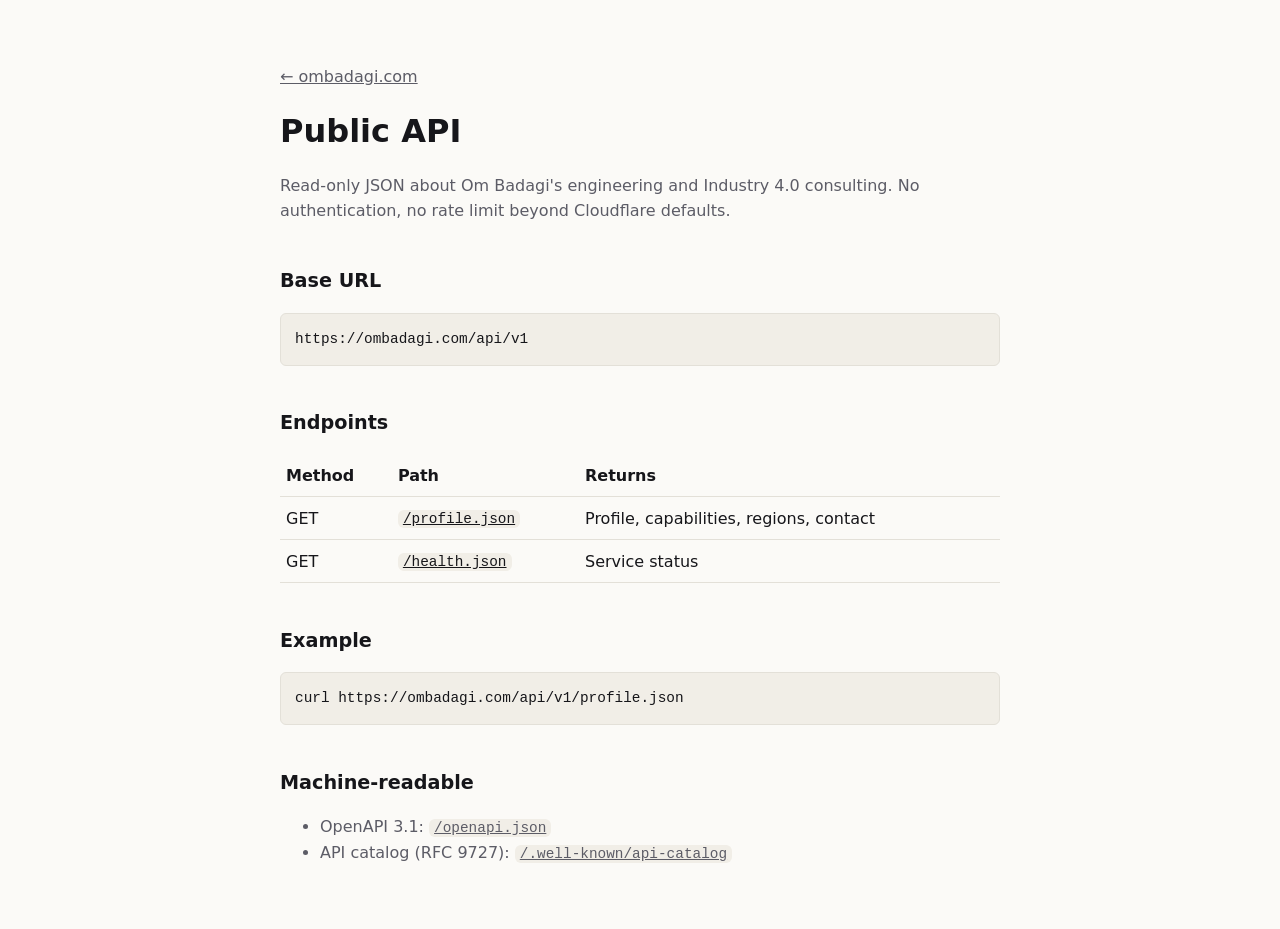
<file: docs/api.html>
<!doctype html>
<html lang="en">
<head>
<meta charset="utf-8">
<meta name="viewport" content="width=device-width, initial-scale=1">
<title>API — Om Badagi</title>
<meta name="description" content="Documentation for the read-only ombadagi.com public API.">
<link rel="icon" href="/assets/favicon.svg" type="image/svg+xml">
<style>
  :root { color-scheme: light dark; --bg:#fbfaf7; --fg:#16161a; --mute:#5c5c66; --line:#e3e0d8; --code:#f1eee7; }
  @media (prefers-color-scheme: dark) { :root { --bg:#111114; --fg:#ecebe6; --mute:#9a9aa3; --line:#2a2a30; --code:#1b1b20; } }
  body { margin:0; background:var(--bg); color:var(--fg); font:16px/1.6 system-ui, sans-serif; }
  main { max-width:720px; margin:0 auto; padding:48px 16px; }
  h1 { font-size:2rem; margin:0 0 8px; } h2 { margin-top:2.2em; font-size:1.2rem; }
  p, li { color:var(--mute); } a { color:inherit; }
  code, pre { font-family:ui-monospace, monospace; font-size:.9em; background:var(--code); border-radius:6px; }
  code { padding:1px 5px; } pre { padding:14px; overflow-x:auto; border:1px solid var(--line); }
  table { width:100%; border-collapse:collapse; } td, th { text-align:left; padding:8px 6px; border-bottom:1px solid var(--line); }
</style>
</head>
<body>
<main>
  <p><a href="/">← ombadagi.com</a></p>
  <h1>Public API</h1>
  <p>Read-only JSON about Om Badagi's engineering and Industry 4.0 consulting. No authentication, no rate limit beyond Cloudflare defaults.</p>

  <h2>Base URL</h2>
  <pre>https://ombadagi.com/api/v1</pre>

  <h2>Endpoints</h2>
  <table>
    <tr><th>Method</th><th>Path</th><th>Returns</th></tr>
    <tr><td>GET</td><td><a href="/api/v1/profile.json"><code>/profile.json</code></a></td><td>Profile, capabilities, regions, contact</td></tr>
    <tr><td>GET</td><td><a href="/api/v1/health.json"><code>/health.json</code></a></td><td>Service status</td></tr>
  </table>

  <h2>Example</h2>
  <pre>curl https://ombadagi.com/api/v1/profile.json</pre>

  <h2>Machine-readable</h2>
  <ul>
    <li>OpenAPI 3.1: <a href="/openapi.json"><code>/openapi.json</code></a></li>
    <li>API catalog (RFC 9727): <a href="/.well-known/api-catalog"><code>/.well-known/api-catalog</code></a></li>
  </ul>
</main>
</body>
</html>
</file>
